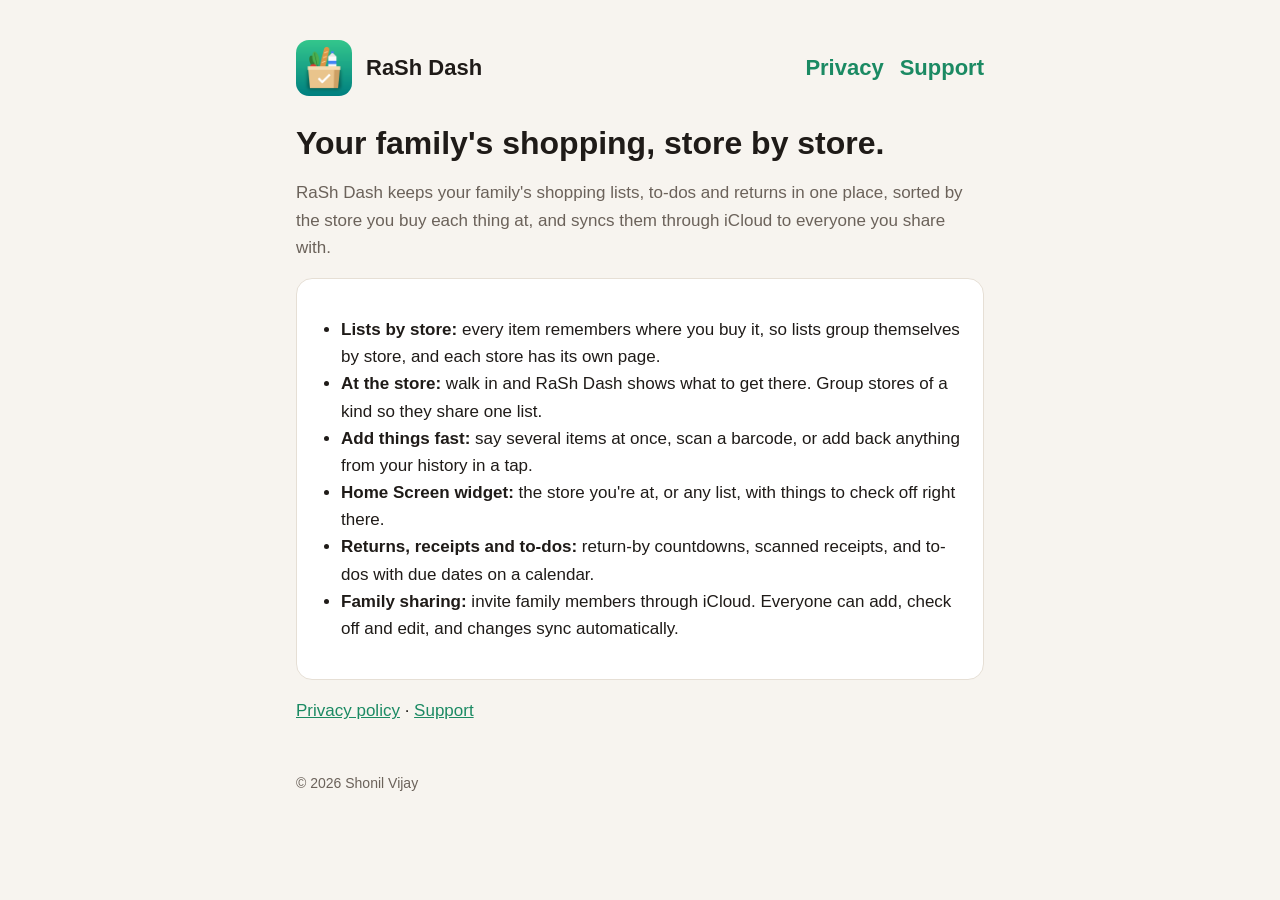
<file: index.html>
<!doctype html>
<html lang="en">
<head>
<meta charset="utf-8">
<meta name="viewport" content="width=device-width, initial-scale=1">
<title>RaSh Dash</title>
<link rel="icon" href="icon.png">
<link rel="stylesheet" href="style.css">
</head>
<body>
<main>
<header>
  <img src="icon.png" alt="">
  <a href="./">RaSh Dash</a>
  <nav><a href="privacy.html">Privacy</a><a href="support.html">Support</a></nav>
</header>
<h1>Your family's shopping, store by store.</h1>
<p class="muted">RaSh Dash keeps your family's shopping lists, to-dos and returns in one place, sorted by the store you buy each thing at, and syncs them through iCloud to everyone you share with.</p>
<div class="card">
  <ul>
    <li><strong>Lists by store:</strong> every item remembers where you buy it, so lists group themselves by store, and each store has its own page.</li>
    <li><strong>At the store:</strong> walk in and RaSh Dash shows what to get there. Group stores of a kind so they share one list.</li>
    <li><strong>Add things fast:</strong> say several items at once, scan a barcode, or add back anything from your history in a tap.</li>
    <li><strong>Home Screen widget:</strong> the store you're at, or any list, with things to check off right there.</li>
    <li><strong>Returns, receipts and to-dos:</strong> return-by countdowns, scanned receipts, and to-dos with due dates on a calendar.</li>
    <li><strong>Family sharing:</strong> invite family members through iCloud. Everyone can add, check off and edit, and changes sync automatically.</li>
  </ul>
</div>
<p><a href="privacy.html">Privacy policy</a> · <a href="support.html">Support</a></p>
<footer>© 2026 Shonil Vijay</footer>
</main>
</body>
</html>
</file>
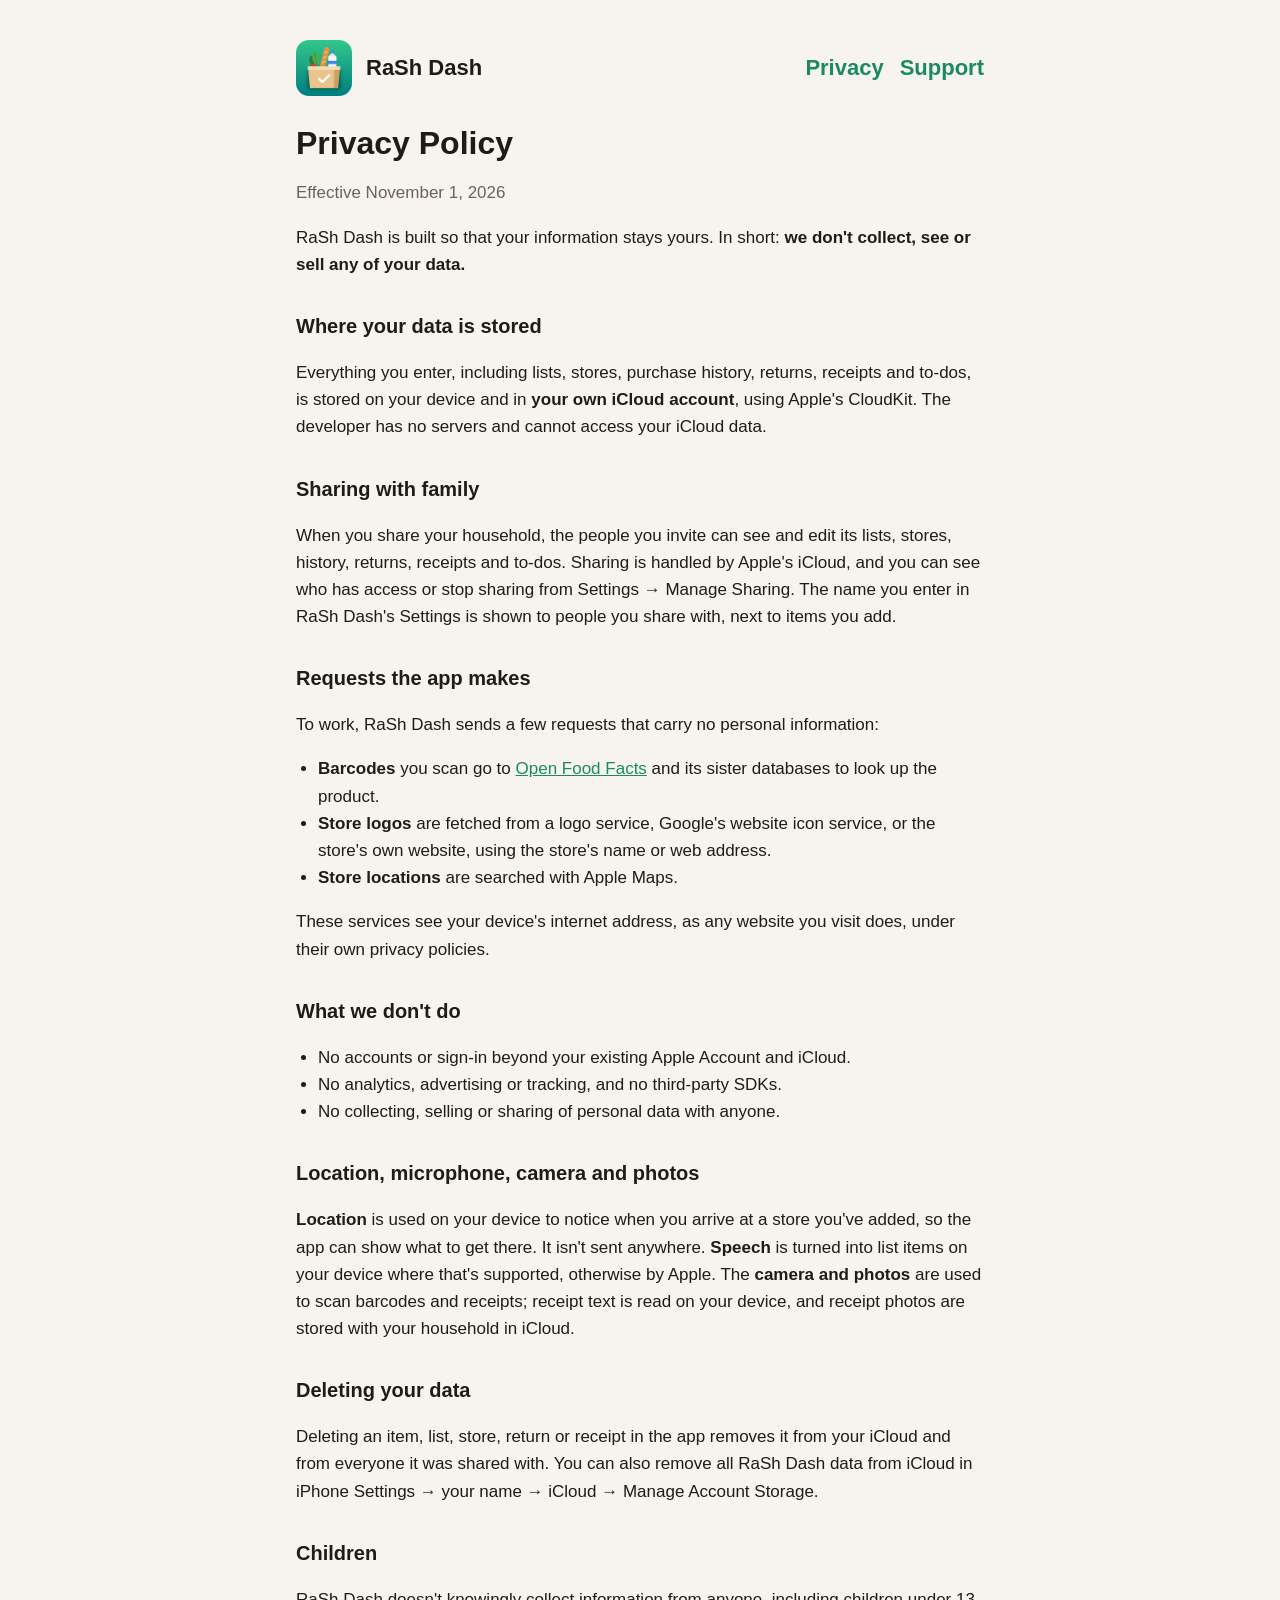
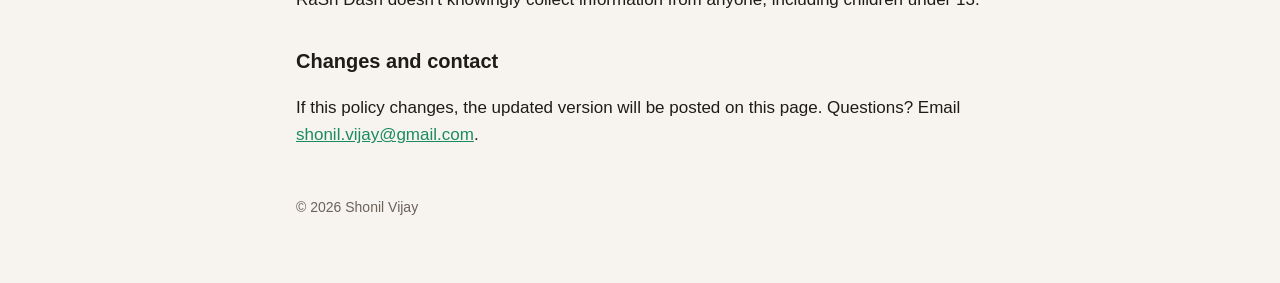
<file: privacy.html>
<!doctype html>
<html lang="en">
<head>
<meta charset="utf-8">
<meta name="viewport" content="width=device-width, initial-scale=1">
<title>Privacy Policy – RaSh Dash</title>
<link rel="icon" href="icon.png">
<link rel="stylesheet" href="style.css">
</head>
<body>
<main>
<header>
  <img src="icon.png" alt="">
  <a href="./">RaSh Dash</a>
  <nav><a href="privacy.html">Privacy</a><a href="support.html">Support</a></nav>
</header>
<h1>Privacy Policy</h1>
<p class="muted">Effective November 1, 2026</p>
<p>RaSh Dash is built so that your information stays yours. In short: <strong>we don't collect, see or sell any of your data.</strong></p>

<h2>Where your data is stored</h2>
<p>Everything you enter, including lists, stores, purchase history, returns, receipts and to-dos, is stored on your device and in <strong>your own iCloud account</strong>, using Apple's CloudKit. The developer has no servers and cannot access your iCloud data.</p>

<h2>Sharing with family</h2>
<p>When you share your household, the people you invite can see and edit its lists, stores, history, returns, receipts and to-dos. Sharing is handled by Apple's iCloud, and you can see who has access or stop sharing from Settings → Manage Sharing. The name you enter in RaSh Dash's Settings is shown to people you share with, next to items you add.</p>

<h2>Requests the app makes</h2>
<p>To work, RaSh Dash sends a few requests that carry no personal information:</p>
<ul>
  <li><strong>Barcodes</strong> you scan go to <a href="https://world.openfoodfacts.org">Open Food Facts</a> and its sister databases to look up the product.</li>
  <li><strong>Store logos</strong> are fetched from a logo service, Google's website icon service, or the store's own website, using the store's name or web address.</li>
  <li><strong>Store locations</strong> are searched with Apple Maps.</li>
</ul>
<p>These services see your device's internet address, as any website you visit does, under their own privacy policies.</p>

<h2>What we don't do</h2>
<ul>
  <li>No accounts or sign-in beyond your existing Apple Account and iCloud.</li>
  <li>No analytics, advertising or tracking, and no third-party SDKs.</li>
  <li>No collecting, selling or sharing of personal data with anyone.</li>
</ul>

<h2>Location, microphone, camera and photos</h2>
<p><strong>Location</strong> is used on your device to notice when you arrive at a store you've added, so the app can show what to get there. It isn't sent anywhere. <strong>Speech</strong> is turned into list items on your device where that's supported, otherwise by Apple. The <strong>camera and photos</strong> are used to scan barcodes and receipts; receipt text is read on your device, and receipt photos are stored with your household in iCloud.</p>

<h2>Deleting your data</h2>
<p>Deleting an item, list, store, return or receipt in the app removes it from your iCloud and from everyone it was shared with. You can also remove all RaSh Dash data from iCloud in iPhone Settings → your name → iCloud → Manage Account Storage.</p>

<h2>Children</h2>
<p>RaSh Dash doesn't knowingly collect information from anyone, including children under 13.</p>

<h2>Changes and contact</h2>
<p>If this policy changes, the updated version will be posted on this page. Questions? Email <a href="mailto:shonil.vijay@gmail.com">shonil.vijay@gmail.com</a>.</p>
<footer>© 2026 Shonil Vijay</footer>
</main>
</body>
</html>
</file>
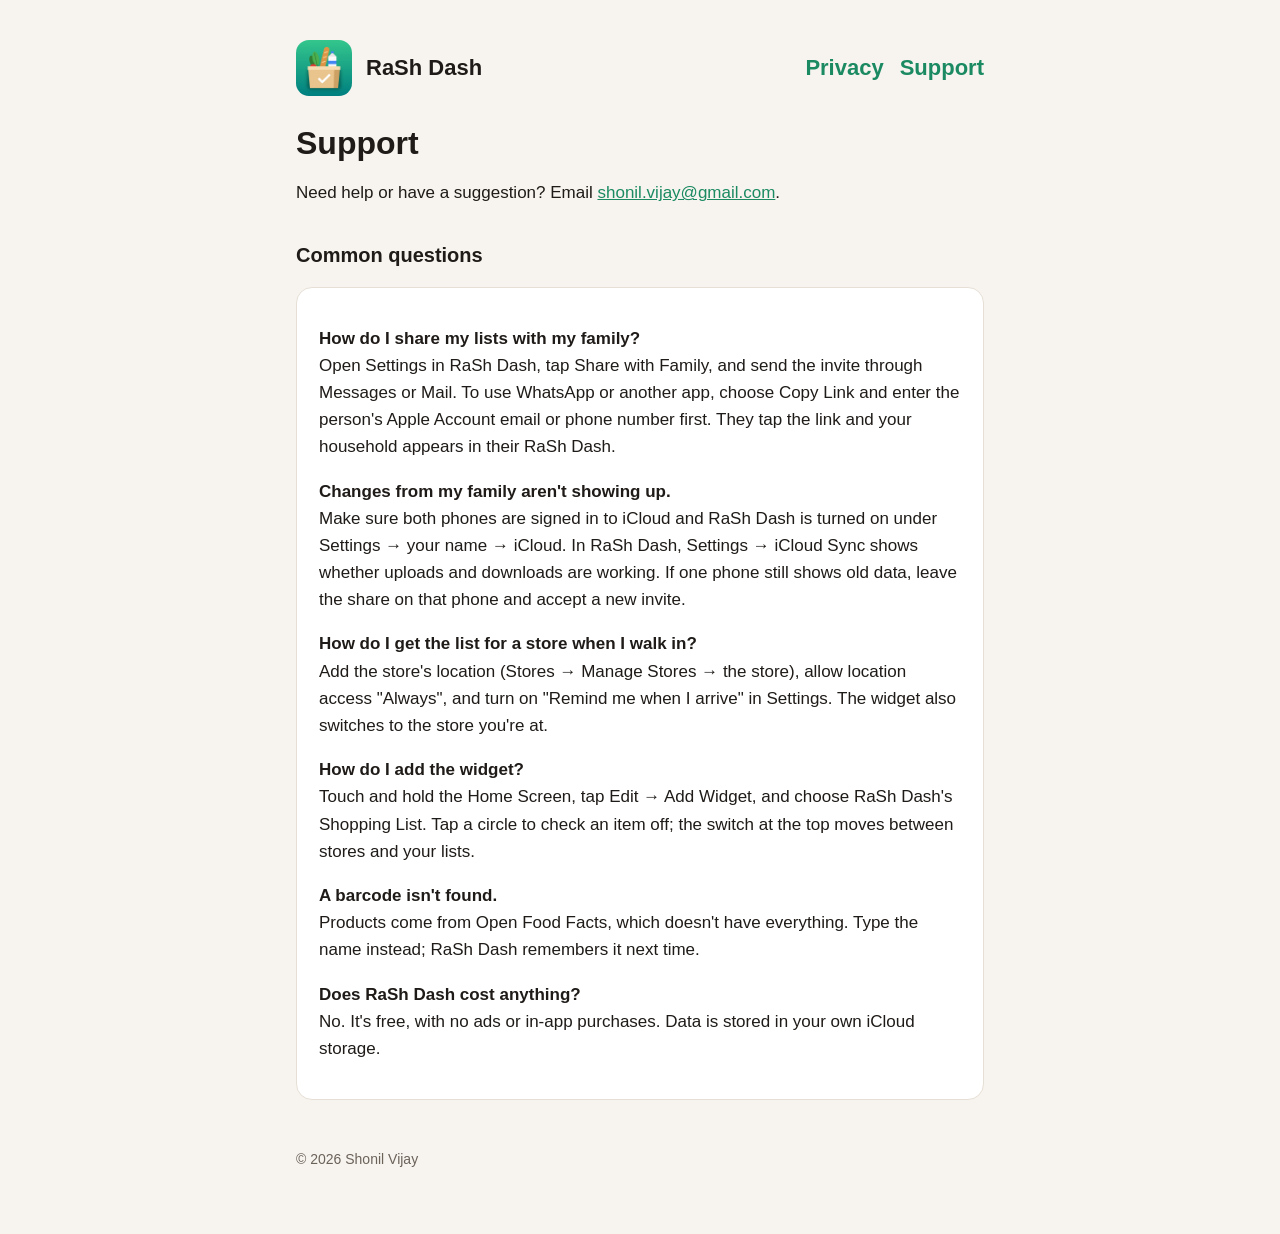
<file: support.html>
<!doctype html>
<html lang="en">
<head>
<meta charset="utf-8">
<meta name="viewport" content="width=device-width, initial-scale=1">
<title>Support – RaSh Dash</title>
<link rel="icon" href="icon.png">
<link rel="stylesheet" href="style.css">
</head>
<body>
<main>
<header>
  <img src="icon.png" alt="">
  <a href="./">RaSh Dash</a>
  <nav><a href="privacy.html">Privacy</a><a href="support.html">Support</a></nav>
</header>
<h1>Support</h1>
<p>Need help or have a suggestion? Email <a href="mailto:shonil.vijay@gmail.com">shonil.vijay@gmail.com</a>.</p>

<h2>Common questions</h2>
<div class="card">
  <p><strong>How do I share my lists with my family?</strong><br>
  Open Settings in RaSh Dash, tap Share with Family, and send the invite through Messages or Mail. To use WhatsApp or another app, choose Copy Link and enter the person's Apple Account email or phone number first. They tap the link and your household appears in their RaSh Dash.</p>
  <p><strong>Changes from my family aren't showing up.</strong><br>
  Make sure both phones are signed in to iCloud and RaSh Dash is turned on under Settings → your name → iCloud. In RaSh Dash, Settings → iCloud Sync shows whether uploads and downloads are working. If one phone still shows old data, leave the share on that phone and accept a new invite.</p>
  <p><strong>How do I get the list for a store when I walk in?</strong><br>
  Add the store's location (Stores → Manage Stores → the store), allow location access "Always", and turn on "Remind me when I arrive" in Settings. The widget also switches to the store you're at.</p>
  <p><strong>How do I add the widget?</strong><br>
  Touch and hold the Home Screen, tap Edit → Add Widget, and choose RaSh Dash's Shopping List. Tap a circle to check an item off; the switch at the top moves between stores and your lists.</p>
  <p><strong>A barcode isn't found.</strong><br>
  Products come from Open Food Facts, which doesn't have everything. Type the name instead; RaSh Dash remembers it next time.</p>
  <p><strong>Does RaSh Dash cost anything?</strong><br>
  No. It's free, with no ads or in-app purchases. Data is stored in your own iCloud storage.</p>
</div>
<footer>© 2026 Shonil Vijay</footer>
</main>
</body>
</html>
</file>
<file: style.css>
:root { --bg: #f7f4ef; --fg: #1f1b18; --muted: #6b625a; --card: #ffffff; --accent: #1b8a63; --line: #e6dfd5; }
@media (prefers-color-scheme: dark) {
  :root { --bg: #14171c; --fg: #ece8e2; --muted: #a39b92; --card: #1d2128; --accent: #5fd0a4; --line: #2c313a; }
}
* { box-sizing: border-box; }
body { margin: 0; background: var(--bg); color: var(--fg); font: 17px/1.6 -apple-system, BlinkMacSystemFont, "Segoe UI", Roboto, sans-serif; }
main { max-width: 720px; margin: 0 auto; padding: 40px 16px 64px; }
header { display: flex; align-items: center; gap: 14px; margin-bottom: 28px; }
header img { width: 56px; height: 56px; border-radius: 13px; }
header a { color: inherit; text-decoration: none; font-weight: 700; font-size: 22px; }
nav { margin-left: auto; display: flex; gap: 16px; font-size: 15px; }
nav a { color: var(--accent); text-decoration: none; }
h1 { font-size: 32px; line-height: 1.2; margin: 0 0 8px; }
h2 { font-size: 20px; margin: 32px 0 8px; }
p, li { color: var(--fg); }
.muted { color: var(--muted); }
.card { background: var(--card); border: 1px solid var(--line); border-radius: 16px; padding: 20px 22px; margin: 16px 0; }
a { color: var(--accent); }
ul { padding-left: 22px; }
footer { margin-top: 48px; font-size: 14px; color: var(--muted); }
</file>
